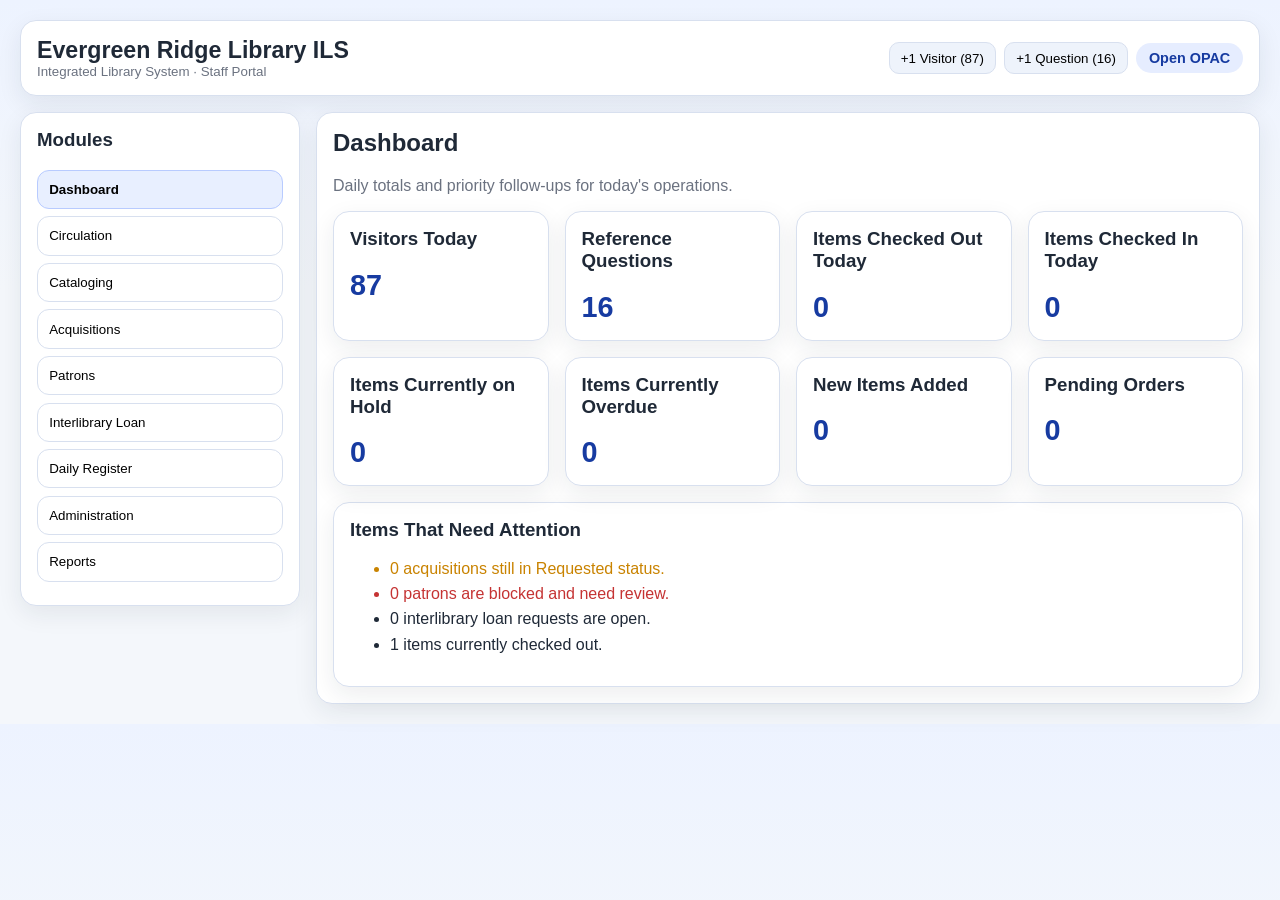
<file: ils/index.html>
<!doctype html>
<html lang="en">
<head>
  <meta charset="UTF-8" />
  <meta name="viewport" content="width=device-width, initial-scale=1.0" />
  <title>Library ILS</title>
  <link rel="stylesheet" href="../shared/styles.css" />
</head>
<body>
  <div class="shell">
    <header class="topbar card">
      <div class="brand">
        <h1>Evergreen Ridge Library ILS</h1>
        <small>Integrated Library System · Staff Portal</small>
      </div>
      <nav class="nav-links">
        <button class="ghost" id="globalAddVisitorBtn">+1 Visitor (<span id="topbarVisitorCount">0</span>)</button>
        <button class="ghost" id="globalAddReferenceBtn">+1 Question (<span id="topbarReferenceCount">0</span>)</button>
        <a href="../opac/index.html">Open OPAC</a>
      </nav>
    </header>

    <main class="layout" style="margin-top:1rem;">
      <aside class="sidebar card">
        <h3>Modules</h3>
        <div class="menu" id="moduleMenu">
          <button data-panel="dashboard" class="active">Dashboard</button>
          <button data-panel="circulation">Circulation</button>
          <button data-panel="cataloging">Cataloging</button>
          <button data-panel="acquisitions">Acquisitions</button>
          <button data-panel="patrons">Patrons</button>
          <button data-panel="ill">Interlibrary Loan</button>
          <button data-panel="register">Daily Register</button>
          <button data-panel="admin">Administration</button>
          <button data-panel="reports">Reports</button>
        </div>
      </aside>

      <section>
        <article id="dashboard" class="panel active card">
          <h2>Dashboard</h2>
          <p class="muted">Daily totals and priority follow-ups for today's operations.</p>
          <section class="grid kpi-grid">
            <article class="card">
              <h3>Visitors Today</h3>
              <div class="stat" id="visitorCount">0</div>
            </article>
            <article class="card">
              <h3>Reference Questions</h3>
              <div class="stat" id="referenceCount">0</div>
            </article>
            <article class="card"><h3>Items Checked Out Today</h3><div class="stat" id="checkoutsToday">0</div></article>
            <article class="card"><h3>Items Checked In Today</h3><div class="stat" id="checkinsToday">0</div></article>
            <article class="card"><h3>Items Currently on Hold</h3><div class="stat" id="itemsOnHold">0</div></article>
            <article class="card"><h3>Items Currently Overdue</h3><div class="stat" id="itemsOverdue">0</div></article>
            <article class="card"><h3>New Items Added</h3><div class="stat" id="newItemsToday">0</div></article>
            <article class="card"><h3>Pending Orders</h3><div class="stat" id="pendingOrders">0</div></article>
          </section>
          <section class="card" style="margin-top:1rem">
            <h3>Items That Need Attention</h3>
            <ul class="attention-list" id="attentionList"></ul>
          </section>
        </article>

        <article id="circulation" class="panel card">
          <h2>Circulation: Check In / Check Out</h2>
          <p class="muted">Scan patron card and item barcode to perform circulation actions.</p>
          <div class="form-grid">
            <input id="scanPatron" placeholder="Patron card barcode" />
            <input id="scanItem" placeholder="Item barcode / ISBN" />
            <select id="circulationAction">
              <option value="checkout">Check Out</option>
              <option value="checkin">Check In</option>
            </select>
            <button class="primary" id="circulateBtn">Process</button>
          </div>
          <table class="table" id="circulationTable">
            <thead><tr><th>Time</th><th>Patron</th><th>Item</th><th>Action</th></tr></thead>
            <tbody></tbody>
          </table>
        </article>

        <article id="cataloging" class="panel card">
          <div style="display:flex;gap:0.75rem;align-items:center;justify-content:space-between;flex-wrap:wrap;">
            <h2 style="margin:0;">Cataloging: Add, Import, and Edit Item Records</h2>
            <div class="search-inline" style="margin-left:0;">
              <input id="catalogSearchInput" placeholder="Search title, ISBN, or material #" />
              <button class="ghost" id="catalogSearchBtn">Pull Up Record</button>
            </div>
          </div>
          <p class="muted">Use ISBN import to prefill bibliographic data, then save or update the record.</p>
          <div class="form-grid" style="margin-bottom:0.6rem;">
            <input id="catImportIsbn" placeholder="Import ISBN" />
            <button class="ghost" id="importIsbnBtn">Import by ISBN</button>
          </div>
          <div class="form-grid">
            <input id="catTitle" placeholder="Title" />
            <input id="catAuthor" placeholder="Author" />
            <input id="catRecordIsbn" placeholder="Record ISBN / Barcode" />
            <input id="catMaterialNumber" placeholder="Material Number" />
            <input id="catCall" placeholder="Call Number" />
            <select id="catType"><option>Book</option><option>Audiobook</option><option>DVD</option><option>Magazine</option><option>eBook</option></select>
            <input id="catPricePaid" type="number" min="0" step="0.01" placeholder="Price Paid" />
            <input id="catRetailPrice" type="number" min="0" step="0.01" placeholder="Retail Price" />
            <input id="catEdition" placeholder="Edition" />
            <input id="catPublisher" placeholder="Publisher" />
            <input id="catPubPlace" placeholder="Place of Publication" />
            <input id="catPubYear" placeholder="Publication Year" />
            <input id="catPageCount" type="number" min="1" placeholder="Number of Pages" />
            <input id="catCoverUrl" placeholder="Cover Image URL" />
            <input id="catLanguage" placeholder="Language (e.g. eng)" />
            <input id="catSubjects" placeholder="Subjects (comma-separated)" />
            <input id="catSeries" placeholder="Series" />
            <input id="catCopyCount" type="number" min="1" value="1" placeholder="Copies" />
            <input id="catLocation" placeholder="Shelf Location / Collection" />
            <button class="primary" id="addCatalogBtn">Save Record</button>
            <button class="ghost" id="cancelEditCatalogBtn">Cancel Edit</button>
            <button class="ghost" id="weedCatalogBtn">Weed Record</button>
            <button class="ghost" id="deleteCatalogBtn">Delete Record</button>
          </div>
          <textarea id="catDescription" rows="3" placeholder="Description / abstract"></textarea>
          <textarea id="catNotes" rows="3" placeholder="Local notes (provenance, condition, processing)"></textarea>
          <p class="muted" id="catalogMessage"></p>
        </article>

        <article id="acquisitions" class="panel card">
          <h2>Acquisitions: Orders & Donation Batches</h2>
          <div class="form-grid">
            <select id="acqType"><option value="Order">Order</option><option value="Donation">Donation Batch</option></select>
            <input id="acqVendor" placeholder="Vendor / Donor" />
            <input id="acqTitle" placeholder="Order or batch title" />
            <select id="acqStatus"><option>Requested</option><option>On Order</option><option>Received</option><option>Invoiced</option></select>
            <button class="primary" id="addAcqBtn">Add Workflow Item</button>
          </div>
          <table class="table" id="acqTable"><thead><tr><th>Type</th><th>Vendor/Donor</th><th>Title</th><th>Status</th><th>Pending Items</th></tr></thead><tbody></tbody></table>
          <h3 style="margin-top:1rem">Add Pending Item to Order/Batch</h3>
          <div class="form-grid">
            <select id="acqItemOrder"></select>
            <input id="acqItemTitle" placeholder="Item title" />
            <input id="acqItemAuthor" placeholder="Item author" />
            <input id="acqItemIsbn" placeholder="Item ISBN / Barcode" />
            <select id="acqItemType"><option>Book</option><option>Audiobook</option><option>DVD</option></select>
            <button class="primary" id="addAcqItemBtn">Add Pending Item</button>
          </div>
          <table class="table" id="acqItemsTable">
            <thead><tr><th>Order/Batch</th><th>Title</th><th>Author</th><th>ISBN</th><th>Status</th><th>Add</th></tr></thead>
            <tbody></tbody>
          </table>
        </article>

        <article id="patrons" class="panel card">
          <h2>Patrons: Member Records</h2>
          <p class="muted">Add a new member, or search existing records to edit member details.</p>
          <div class="search-inline" style="margin-left:0;">
            <button class="primary" id="openNewMemberModalBtn">Add New Member</button>
            <input id="patronSearchInput" placeholder="Search card ID, name, phone, or email" />
            <button class="ghost" id="patronSearchBtn">Pull Up Member</button>
          </div>
          <p class="muted" id="patronMessage"></p>
        </article>

        <article id="ill" class="panel card">
          <h2>Interlibrary Loan</h2>
          <div class="form-grid">
            <input id="illRequester" placeholder="Requesting Patron" />
            <input id="illTitle" placeholder="Requested Title" />
            <input id="illLibrary" placeholder="Lending Library" />
            <select id="illStatus"><option>Requested</option><option>Shipped</option><option>Received</option><option>Returned</option></select>
            <button class="primary" id="addIllBtn">Add ILL Request</button>
          </div>
          <table class="table" id="illTable"><thead><tr><th>Patron</th><th>Title</th><th>Lender</th><th>Status</th></tr></thead><tbody></tbody></table>
        </article>

        <article id="register" class="panel card">
          <h2>Daily Register</h2>
          <p class="muted">Track paid desk transactions and notes for the day.</p>
          <div class="form-grid">
            <select id="registerCategory">
              <option value="Printing">Printing</option>
              <option value="Faxing">Faxing</option>
              <option value="New Library Card">New Library Card</option>
              <option value="Fines/Fees">Fines/Fees</option>
              <option value="Other">Other</option>
            </select>
            <input id="registerAmount" type="number" min="0" step="0.01" placeholder="Amount charged" />
            <input id="registerDetail" placeholder="Transaction detail (pages, recipient, reason...)" />
            <button class="primary" id="saveRegisterTxnBtn">Add Transaction</button>
          </div>
          <div class="grid kpi-grid" style="margin-top:0.8rem;" id="registerTotalsGrid">
            <article class="card"><h3>Printing</h3><div class="stat" id="registerTotalPrinting">$0.00</div></article>
            <article class="card"><h3>Faxing</h3><div class="stat" id="registerTotalFaxing">$0.00</div></article>
            <article class="card"><h3>New Cards</h3><div class="stat" id="registerTotalCards">$0.00</div></article>
            <article class="card"><h3>Fines/Fees</h3><div class="stat" id="registerTotalFines">$0.00</div></article>
            <article class="card"><h3>Other</h3><div class="stat" id="registerTotalOther">$0.00</div></article>
            <article class="card"><h3>Daily Total</h3><div class="stat" id="registerTotalAll">$0.00</div></article>
          </div>
          <textarea id="registerNotes" rows="4" placeholder="Daily desk notes, incidents, opening/closing notes..."></textarea>
          <div style="margin-top:0.6rem"><button class="ghost" id="saveRegisterNoteBtn">Save Note</button></div>
          <table class="table" id="registerTable">
            <thead><tr><th>Time</th><th>Type</th><th>Category</th><th>Details</th><th>Amount</th></tr></thead>
            <tbody></tbody>
          </table>
        </article>

        <article id="admin" class="panel card">
          <h2>Administration</h2>
          <div class="form-grid">
            <select id="ruleProfile"><option>Standard 21-day</option><option>Media 7-day</option><option>Reference in-library use</option></select>
            <select id="receiptMode"><option>Email + Print</option><option>Email only</option><option>Print only</option></select>
            <input id="authorityHeading" placeholder="Authority heading (name/subject)" />
            <button class="primary" id="saveAdminBtn">Save Administrative Settings</button>
          </div>
          <p id="adminMessage" class="muted"></p>
        </article>

        <article id="reports" class="panel card">
          <h2>Reports</h2>
          <p class="muted">Choose a report category card to view all reports in that group.</p>
          <div class="report-category-grid" id="reportCategoryGrid">
            <button class="report-category-card active" data-report-category="collection">
              <span class="report-category-title">Collection</span>
              <span class="muted">Inventory, availability, and growth</span>
            </button>
            <button class="report-category-card" data-report-category="circulation">
              <span class="report-category-title">Circulation</span>
              <span class="muted">Checkouts and daily activity</span>
            </button>
            <button class="report-category-card" data-report-category="patron-services">
              <span class="report-category-title">Patron Services</span>
              <span class="muted">Members, visitors, and desk support</span>
            </button>
            <button class="report-category-card" data-report-category="operations">
              <span class="report-category-title">Operations</span>
              <span class="muted">Acquisitions and interlibrary work</span>
            </button>
            <button class="report-category-card" data-report-category="register">
              <span class="report-category-title">Register</span>
              <span class="muted">Desk revenue and transaction mix</span>
            </button>
            <button class="report-category-card" data-report-category="traffic">
              <span class="report-category-title">Visits Heatmap</span>
              <span class="muted">Most visited days and times</span>
            </button>
          </div>

          <section class="report-category-panel active" data-report-category-panel="collection">
            <h3>Collection Reports</h3>
            <ul>
              <li>Total Items in Catalog: <strong id="reportItems">0</strong></li>
              <li>Available Items: <strong id="reportAvailableItems">0</strong></li>
              <li>Checked Out Items: <strong id="reportCheckedOutItems">0</strong></li>
              <li>Items On Hold: <strong id="reportOnHoldItems">0</strong></li>
              <li>Items Overdue: <strong id="reportOverdueItems">0</strong></li>
              <li>Items Weeded: <strong id="reportWeededItems">0</strong></li>
              <li>New Items Added Today: <strong id="reportNewItems">0</strong></li>
            </ul>
          </section>

          <section class="report-category-panel" data-report-category-panel="circulation">
            <h3>Circulation Reports</h3>
            <ul>
              <li>Total Transactions Logged Today: <strong id="reportTransactions">0</strong></li>
              <li>Check Outs Today: <strong id="reportCheckouts">0</strong></li>
              <li>Check Ins Today: <strong id="reportCheckins">0</strong></li>
              <li>Net Change (Out - In): <strong id="reportNetCirculation">0</strong></li>
              <li>Unique Patrons Served: <strong id="reportUniquePatrons">0</strong></li>
              <li>Unique Items Handled: <strong id="reportUniqueItems">0</strong></li>
            </ul>
          </section>

          <section class="report-category-panel" data-report-category-panel="patron-services">
            <h3>Patron Services Reports</h3>
            <ul>
              <li>Total Patrons: <strong id="reportTotalPatrons">0</strong></li>
              <li>Total Active Patrons: <strong id="reportPatrons">0</strong></li>
              <li>Expired Patrons: <strong id="reportExpiredPatrons">0</strong></li>
              <li>Blocked Patrons: <strong id="reportBlockedPatrons">0</strong></li>
              <li>Visitors Today: <strong id="reportVisitors">0</strong></li>
              <li>Reference Questions Today: <strong id="reportReferenceQuestions">0</strong></li>
              <li>Visitor-to-Question Ratio: <strong id="reportVisitorQuestionRatio">0</strong></li>
            </ul>
          </section>

          <section class="report-category-panel" data-report-category-panel="operations">
            <h3>Operations Reports</h3>
            <ul>
              <li>Open Acquisitions Workflows: <strong id="reportAcq">0</strong></li>
              <li>Pending Acquisitions Items: <strong id="reportAcqPendingItems">0</strong></li>
              <li>Open Interlibrary Loan Requests: <strong id="reportIllOpen">0</strong></li>
              <li>ILL Requests by Status (Open/Shipped/Received): <strong id="reportIllBreakdown">0 / 0 / 0</strong></li>
            </ul>
          </section>

          <section class="report-category-panel" data-report-category-panel="register">
            <h3>Register Reports</h3>
            <ul>
              <li>Total Register Transactions: <strong id="reportRegisterTransactions">0</strong></li>
              <li>Total Register Notes: <strong id="reportRegisterNotes">0</strong></li>
              <li>Register Revenue Today: <strong id="reportRegisterRevenue">$0.00</strong></li>
              <li>Largest Single Transaction: <strong id="reportRegisterLargest">$0.00</strong></li>
              <li>Top Register Category: <strong id="reportRegisterTopCategory">—</strong></li>
              <li>Average Transaction Amount: <strong id="reportRegisterAverage">$0.00</strong></li>
            </ul>
          </section>

          <section class="report-category-panel" data-report-category-panel="traffic">
            <h3>Visits Heatmap Report</h3>
            <p class="muted">Darker blocks indicate higher visitor counts by day and time.</p>
            <div id="visitHeatmap" class="visit-heatmap"></div>
            <p class="muted" id="visitHeatmapSummary">No visitor activity has been logged yet.</p>
          </section>
        </article>
      </section>
    </main>
  </div>

  <dialog id="patronModal" class="modal">
    <div class="modal-content">
      <div style="display:flex;justify-content:space-between;align-items:center;gap:0.75rem;">
        <h3 id="patronModalTitle" style="margin:0;">Add New Member</h3>
        <button class="ghost" id="closePatronModalBtn">Close</button>
      </div>
      <div class="form-grid" style="margin-top:0.8rem;">
        <input id="patronCard" placeholder="Card ID" />
        <input id="patronFirstName" placeholder="First Name" />
        <input id="patronMiddleName" placeholder="Middle Name" />
        <input id="patronLastName" placeholder="Last Name" />
        <input id="patronBirthday" type="date" placeholder="Birthday" />
        <input id="patronPhone" placeholder="Phone Number" />
        <input id="patronEmail" type="email" placeholder="Email" />
        <input id="patronAddress" placeholder="Address" />
        <select id="patronStatus"><option>Active</option><option>Expired</option><option>Blocked</option></select>
      </div>
      <div style="display:flex;gap:0.5rem;justify-content:flex-end;margin-top:0.85rem;">
        <button class="ghost" id="cancelPatronEditBtn">Cancel</button>
        <button class="primary" id="savePatronBtn">Save Member</button>
      </div>
    </div>
  </dialog>

  <script src="../data/catalogSeed.js"></script>
  <script src="./js/app.js"></script>
</body>
</html>
</file>
<file: shared/styles.css>
:root {
  --bg: #f4f7fb;
  --surface: #ffffff;
  --surface-muted: #eef3fb;
  --primary: #2554d9;
  --primary-dark: #173ba1;
  --accent: #00a3a3;
  --text: #1f2937;
  --text-muted: #6b7280;
  --border: #d8e0ef;
  --warning: #c98300;
  --danger: #c53333;
  --success: #147d42;
  --radius: 16px;
  --shadow: 0 8px 24px rgba(31, 41, 55, 0.08);
  --font: Inter, Segoe UI, Roboto, Helvetica, Arial, sans-serif;
}

* {
  box-sizing: border-box;
}

body {
  margin: 0;
  font-family: var(--font);
  background: linear-gradient(180deg, #edf3ff 0%, var(--bg) 40%);
  color: var(--text);
}

.shell {
  max-width: 1280px;
  margin: 0 auto;
  padding: 1.25rem;
}

.topbar {
  display: flex;
  align-items: center;
  justify-content: space-between;
  gap: 1rem;
  margin-bottom: 1rem;
}

.brand {
  display: flex;
  flex-direction: column;
}

.brand h1 {
  margin: 0;
  font-size: 1.45rem;
}

.brand small {
  color: var(--text-muted);
}

.nav-links {
  display: flex;
  flex-wrap: wrap;
  align-items: center;
  gap: 0.5rem;
}

.nav-links a {
  text-decoration: none;
  color: var(--primary-dark);
  background: #e6edff;
  padding: 0.45rem 0.8rem;
  border-radius: 999px;
  font-weight: 600;
  font-size: 0.9rem;
}

.nav-links button {
  white-space: nowrap;
}

.search-inline {
  margin-left: auto;
  display: flex;
  gap: 0.5rem;
  align-items: center;
}

.search-inline input {
  width: 280px;
  max-width: 42vw;
  padding: 0.6rem 0.7rem;
  border: 1px solid var(--border);
  border-radius: 12px;
  font-size: 0.95rem;
}

.grid {
  display: grid;
  gap: 1rem;
}

.kpi-grid {
  grid-template-columns: repeat(auto-fit, minmax(180px, 1fr));
}

.card {
  background: var(--surface);
  border: 1px solid var(--border);
  border-radius: var(--radius);
  box-shadow: var(--shadow);
  padding: 1rem;
}

.card h2,
.card h3 {
  margin-top: 0;
}

.stat {
  font-size: 1.8rem;
  font-weight: 700;
  color: var(--primary-dark);
}

.layout {
  display: grid;
  grid-template-columns: 280px 1fr;
  gap: 1rem;
}

.sidebar {
  position: sticky;
  top: 1rem;
  align-self: start;
}

.menu button {
  width: 100%;
  text-align: left;
  border: 1px solid var(--border);
  background: var(--surface);
  border-radius: 12px;
  padding: 0.7rem;
  margin-bottom: 0.45rem;
  cursor: pointer;
}

.menu button.active {
  background: #e8efff;
  border-color: #b8cbff;
  font-weight: 700;
}

.panel { display: none; }
.panel.active { display: block; }

.form-grid {
  display: grid;
  grid-template-columns: repeat(auto-fit, minmax(180px, 1fr));
  gap: 0.6rem;
}

input, select, textarea, button {
  font-family: inherit;
}

input, select, textarea {
  width: 100%;
  border: 1px solid var(--border);
  border-radius: 10px;
  padding: 0.55rem 0.6rem;
}

button.primary {
  background: var(--primary);
  color: white;
  border: none;
  border-radius: 10px;
  padding: 0.55rem 0.8rem;
  font-weight: 700;
  cursor: pointer;
}

button.ghost {
  background: var(--surface-muted);
  border: 1px solid var(--border);
  border-radius: 10px;
  padding: 0.45rem 0.7rem;
  cursor: pointer;
}

.table {
  width: 100%;
  border-collapse: collapse;
  margin-top: 0.7rem;
  font-size: 0.92rem;
}

.table th,
.table td {
  text-align: left;
  border-bottom: 1px solid var(--border);
  padding: 0.5rem 0.35rem;
}

.badge {
  display: inline-block;
  padding: 0.22rem 0.5rem;
  border-radius: 999px;
  font-size: 0.75rem;
  font-weight: 700;
  background: #e3edff;
  color: #22429b;
}

.attention-list li { margin-bottom: 0.45rem; }
.attention-list .urgent { color: var(--danger); }
.attention-list .warn { color: var(--warning); }
.report-category-grid {
  display: grid;
  grid-template-columns: repeat(auto-fit, minmax(200px, 1fr));
  gap: 0.65rem;
  margin-bottom: 0.8rem;
}

.report-category-card {
  display: flex;
  flex-direction: column;
  text-align: left;
  gap: 0.2rem;
  border: 1px solid var(--border);
  background: var(--surface);
  border-radius: 12px;
  padding: 0.75rem;
  cursor: pointer;
}

.report-category-card.active {
  background: #e8efff;
  border-color: #b8cbff;
}

.report-category-title {
  font-size: 0.98rem;
  font-weight: 700;
}

.report-category-panel {
  display: none;
  border-top: 1px solid var(--border);
  padding-top: 0.75rem;
}

.report-category-panel.active {
  display: block;
}

.visit-heatmap {
  display: grid;
  gap: 0.35rem;
  margin-bottom: 0.7rem;
}

.heatmap-row {
  display: grid;
  grid-template-columns: 80px repeat(7, minmax(36px, 1fr));
  gap: 0.35rem;
  align-items: center;
}

.heatmap-corner,
.heatmap-hour-label,
.heatmap-day-label {
  font-size: 0.78rem;
  color: var(--text-muted);
}

.heatmap-hour-label {
  text-align: center;
}

.heatmap-block {
  border: 1px solid var(--border);
  border-radius: 8px;
  min-height: 34px;
  display: flex;
  align-items: center;
  justify-content: center;
  font-size: 0.78rem;
  font-weight: 700;
  color: #17325d;
  background: #edf3ff;
}

.heat-0 { background: #f3f6fd; color: #93a0b7; }
.heat-1 { background: #dae7ff; }
.heat-2 { background: #b9d0ff; }
.heat-3 { background: #88adff; color: #0e2a62; }
.heat-4 { background: #4f7be3; color: #ffffff; }

.hero {
  display: grid;
  grid-template-columns: 1.3fr 1fr;
  gap: 1rem;
  margin-bottom: 1rem;
}

.discovery-scroll {
  display: flex;
  gap: 0.9rem;
  overflow-x: auto;
  padding-bottom: 0.45rem;
}

.book-card {
  min-width: 190px;
  background: var(--surface);
  border: 1px solid var(--border);
  border-radius: 14px;
  padding: 0.8rem;
}

.book-card h4 { margin: 0.15rem 0; }
.muted { color: var(--text-muted); }

.discovery-blocks {
  display: grid;
  grid-template-columns: repeat(auto-fit, minmax(230px, 1fr));
  gap: 0.9rem;
}

.modal {
  border: none;
  border-radius: 16px;
  width: min(680px, 92vw);
  padding: 0;
}

.modal::backdrop {
  background: rgba(16, 26, 56, 0.55);
}

.modal-content { padding: 1rem; }

@media (max-width: 920px) {
  .layout, .hero { grid-template-columns: 1fr; }
  .sidebar { position: static; }
}
</file>
